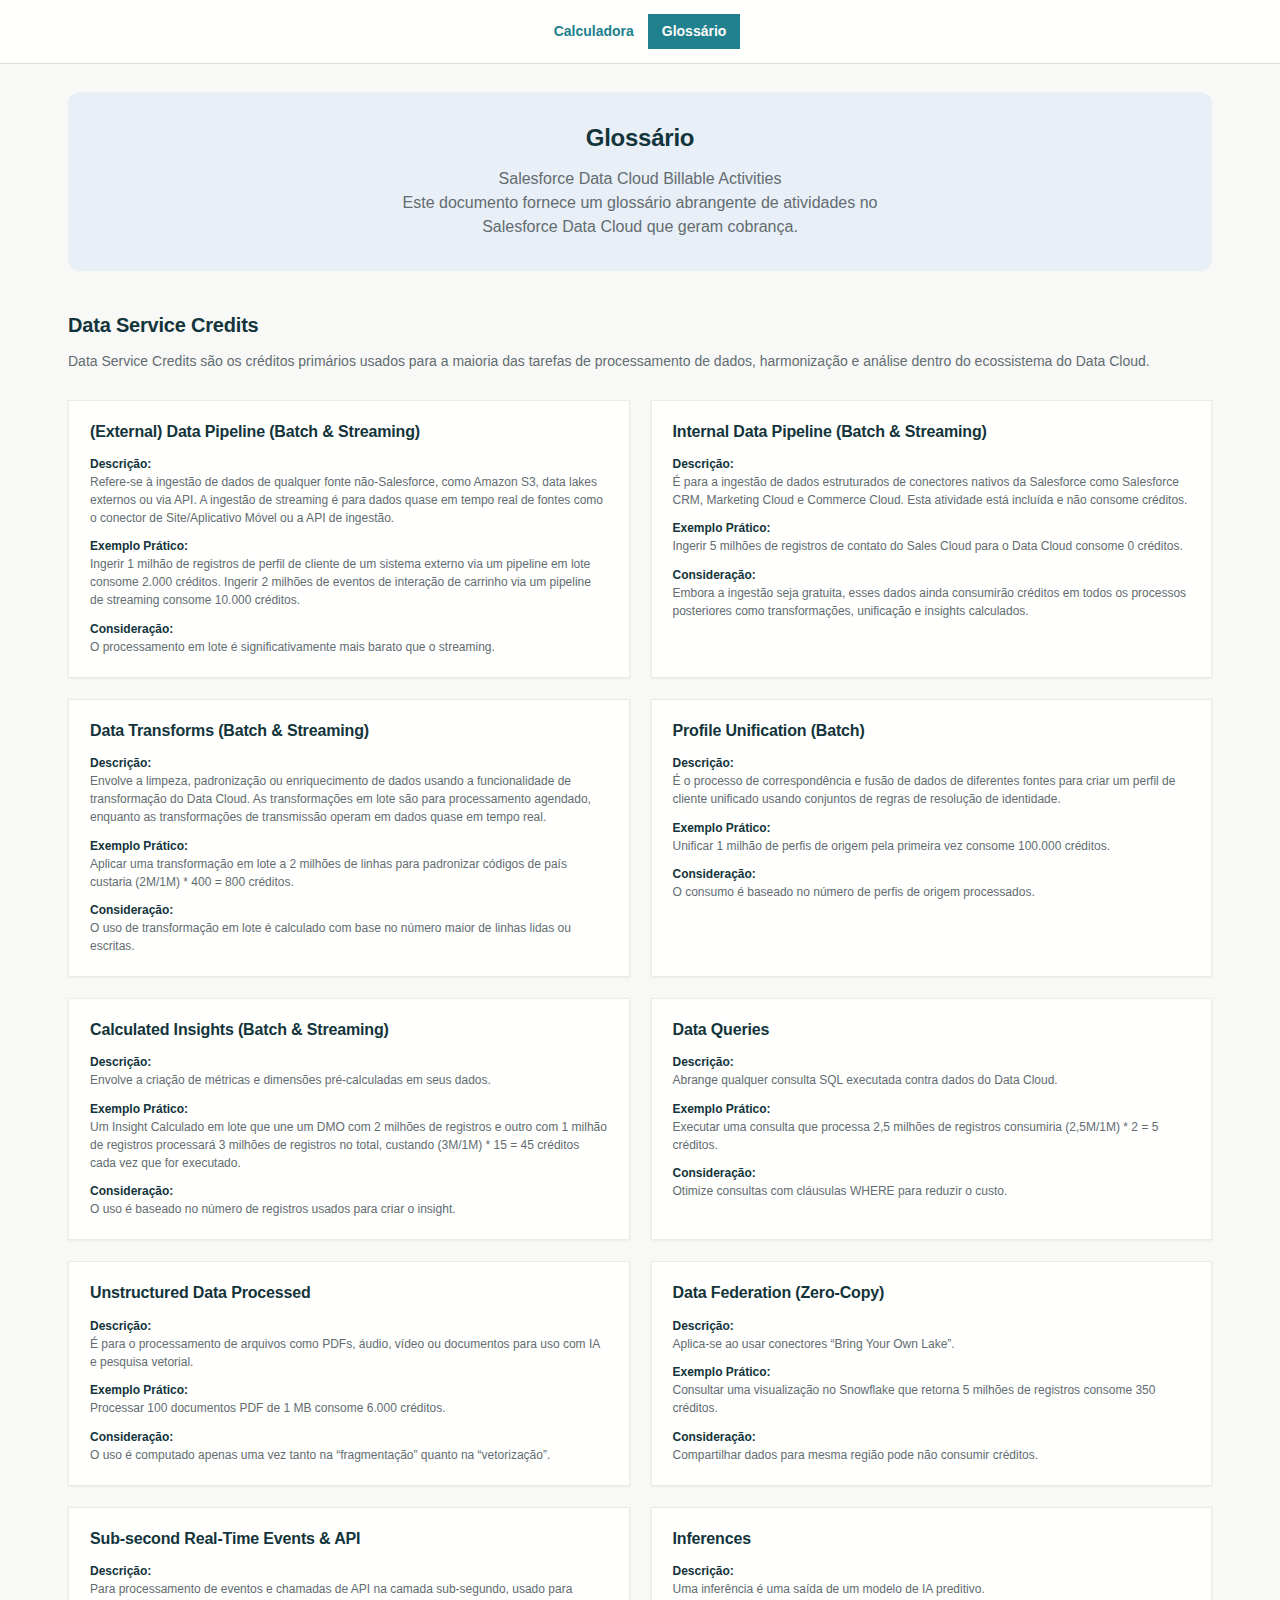
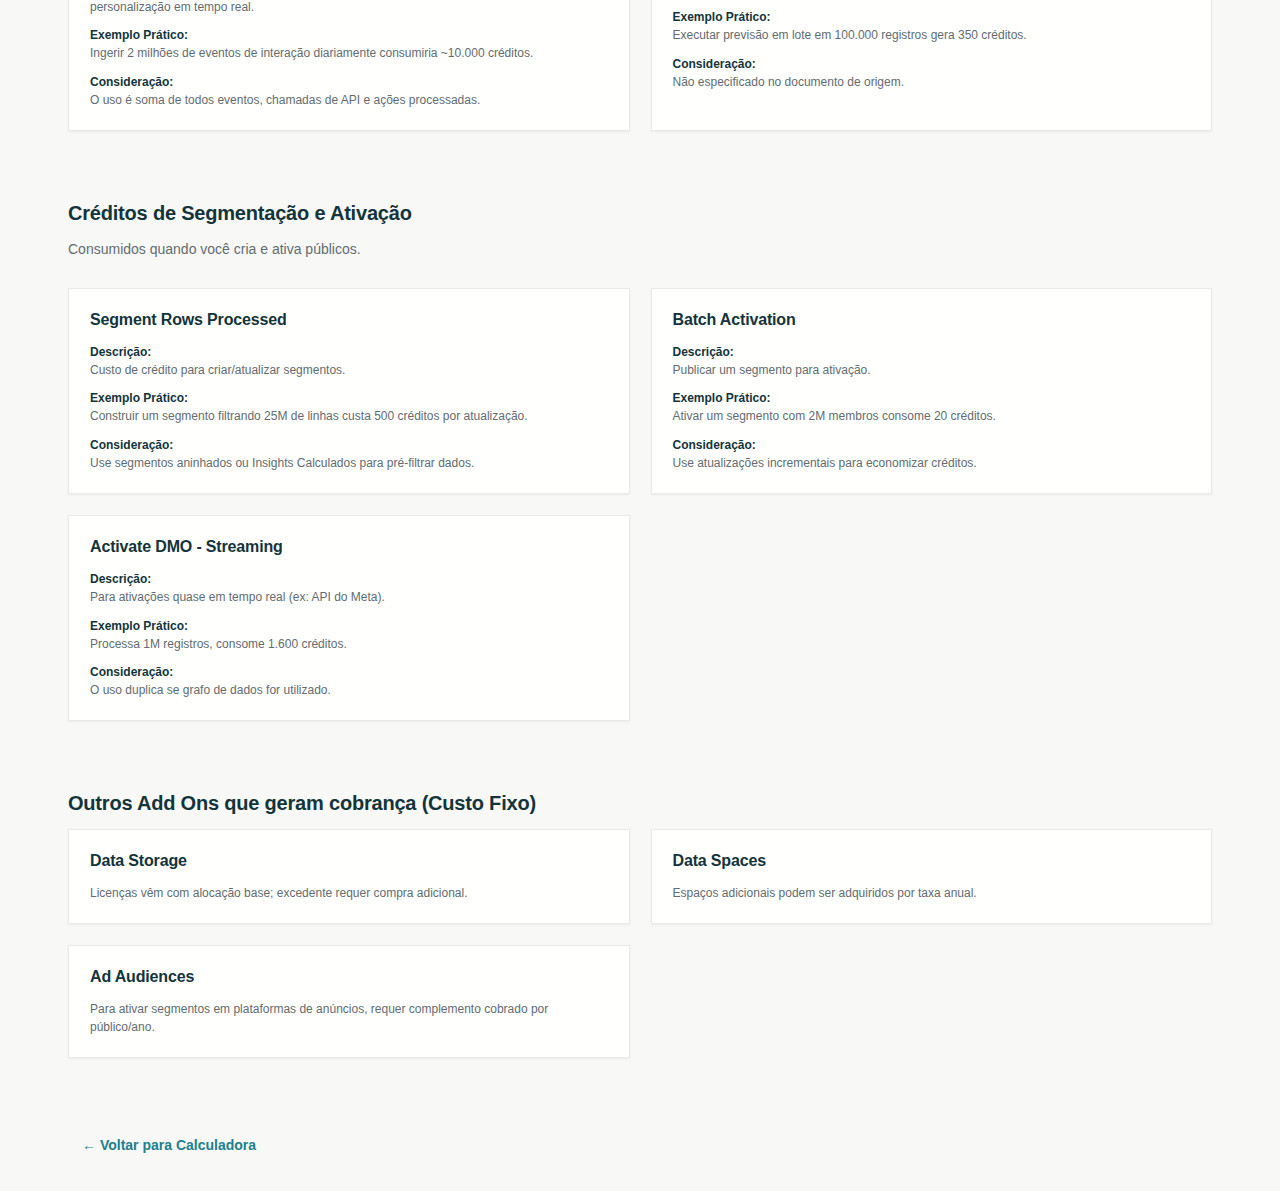
<file: glossario.html>
<!DOCTYPE html>
<html lang="pt">
<head>
    <meta charset="UTF-8">
    <meta name="viewport" content="width=device-width, initial-scale=1.0">
    <title>Glossário | Salesforce Data Cloud</title>
    <link rel="stylesheet" href="style.css?v=3">
</head>
<body>
    <nav class="navbar">
        <a href="index.html" class="nav-link">Calculadora</a>
        <a href="glossario.html" class="nav-link active">Glossário</a>
    </nav>
    <div class="container">
        <header class="header">
            <h1>Glossário</h1>
            <p class="header-subtitle">
                Salesforce Data Cloud Billable Activities<br>
                Este documento fornece um glossário abrangente de atividades no Salesforce Data Cloud que geram cobrança.
            </p>
        </header>
        <main class="glossary-main">
            <div class="glossary-section">
                <h2 class="section-title">Data Service Credits</h2>
                <p class="section-description">
                    Data Service Credits são os créditos primários usados para a maioria das tarefas de processamento de dados, harmonização e análise dentro do ecossistema do Data Cloud.
                </p>
                <div class="glossary-grid">
                    <div class="glossary-card">
                        <h3 class="card-title">(External) Data Pipeline (Batch & Streaming)</h3>
                        <div class="card-content">
                            <p><strong>Descrição:</strong><br>
                            Refere-se à ingestão de dados de qualquer fonte não-Salesforce, como Amazon S3, data lakes externos ou via API. A ingestão de streaming é para dados quase em tempo real de fontes como o conector de Site/Aplicativo Móvel ou a API de ingestão.</p>
                            <p><strong>Exemplo Prático:</strong><br>
                            Ingerir 1 milhão de registros de perfil de cliente de um sistema externo via um pipeline em lote consome 2.000 créditos. Ingerir 2 milhões de eventos de interação de carrinho via um pipeline de streaming consome 10.000 créditos.</p>
                            <p><strong>Consideração:</strong><br>
                            O processamento em lote é significativamente mais barato que o streaming.</p>
                        </div>
                    </div>
                    <div class="glossary-card">
                        <h3 class="card-title">Internal Data Pipeline (Batch & Streaming)</h3>
                        <div class="card-content">
                            <p><strong>Descrição:</strong><br>
                            É para a ingestão de dados estruturados de conectores nativos da Salesforce como Salesforce CRM, Marketing Cloud e Commerce Cloud. Esta atividade está incluída e não consome créditos.</p>
                            <p><strong>Exemplo Prático:</strong><br>
                            Ingerir 5 milhões de registros de contato do Sales Cloud para o Data Cloud consome 0 créditos.</p>
                            <p><strong>Consideração:</strong><br>
                            Embora a ingestão seja gratuita, esses dados ainda consumirão créditos em todos os processos posteriores como transformações, unificação e insights calculados.</p>
                        </div>
                    </div>
                    <div class="glossary-card">
                        <h3 class="card-title">Data Transforms (Batch & Streaming)</h3>
                        <div class="card-content">
                            <p><strong>Descrição:</strong><br>
                            Envolve a limpeza, padronização ou enriquecimento de dados usando a funcionalidade de transformação do Data Cloud. As transformações em lote são para processamento agendado, enquanto as transformações de transmissão operam em dados quase em tempo real.</p>
                            <p><strong>Exemplo Prático:</strong><br>
                            Aplicar uma transformação em lote a 2 milhões de linhas para padronizar códigos de país custaria (2M/1M) * 400 = 800 créditos.</p>
                            <p><strong>Consideração:</strong><br>
                            O uso de transformação em lote é calculado com base no número maior de linhas lidas ou escritas.</p>
                        </div>
                    </div>
                    <div class="glossary-card">
                        <h3 class="card-title">Profile Unification (Batch)</h3>
                        <div class="card-content">
                            <p><strong>Descrição:</strong><br>
                            É o processo de correspondência e fusão de dados de diferentes fontes para criar um perfil de cliente unificado usando conjuntos de regras de resolução de identidade.</p>
                            <p><strong>Exemplo Prático:</strong><br>
                            Unificar 1 milhão de perfis de origem pela primeira vez consome 100.000 créditos.</p>
                            <p><strong>Consideração:</strong><br>
                            O consumo é baseado no número de perfis de origem processados.</p>
                        </div>
                    </div>
                    <div class="glossary-card">
                        <h3 class="card-title">Calculated Insights (Batch & Streaming)</h3>
                        <div class="card-content">
                            <p><strong>Descrição:</strong><br>
                            Envolve a criação de métricas e dimensões pré-calculadas em seus dados.</p>
                            <p><strong>Exemplo Prático:</strong><br>
                            Um Insight Calculado em lote que une um DMO com 2 milhões de registros e outro com 1 milhão de registros processará 3 milhões de registros no total, custando (3M/1M) * 15 = 45 créditos cada vez que for executado.</p>
                            <p><strong>Consideração:</strong><br>
                            O uso é baseado no número de registros usados para criar o insight.</p>
                        </div>
                    </div>
                    <div class="glossary-card">
                        <h3 class="card-title">Data Queries</h3>
                        <div class="card-content">
                            <p><strong>Descrição:</strong><br>
                            Abrange qualquer consulta SQL executada contra dados do Data Cloud.</p>
                            <p><strong>Exemplo Prático:</strong><br>
                            Executar uma consulta que processa 2,5 milhões de registros consumiria (2,5M/1M) * 2 = 5 créditos.</p>
                            <p><strong>Consideração:</strong><br>
                            Otimize consultas com cláusulas WHERE para reduzir o custo.</p>
                        </div>
                    </div>
                    <div class="glossary-card">
                        <h3 class="card-title">Unstructured Data Processed</h3>
                        <div class="card-content">
                            <p><strong>Descrição:</strong><br>
                            É para o processamento de arquivos como PDFs, áudio, vídeo ou documentos para uso com IA e pesquisa vetorial.</p>
                            <p><strong>Exemplo Prático:</strong><br>
                            Processar 100 documentos PDF de 1 MB consome 6.000 créditos.</p>
                            <p><strong>Consideração:</strong><br>
                            O uso é computado apenas uma vez tanto na “fragmentação” quanto na “vetorização”.</p>
                        </div>
                    </div>
                    <div class="glossary-card">
                        <h3 class="card-title">Data Federation (Zero-Copy)</h3>
                        <div class="card-content">
                            <p><strong>Descrição:</strong><br>
                            Aplica-se ao usar conectores “Bring Your Own Lake”.</p>
                            <p><strong>Exemplo Prático:</strong><br>
                            Consultar uma visualização no Snowflake que retorna 5 milhões de registros consome 350 créditos.</p>
                            <p><strong>Consideração:</strong><br>
                            Compartilhar dados para mesma região pode não consumir créditos.</p>
                        </div>
                    </div>
                    <div class="glossary-card">
                        <h3 class="card-title">Sub-second Real-Time Events & API</h3>
                        <div class="card-content">
                            <p><strong>Descrição:</strong><br>
                            Para processamento de eventos e chamadas de API na camada sub-segundo, usado para personalização em tempo real.</p>
                            <p><strong>Exemplo Prático:</strong><br>
                            Ingerir 2 milhões de eventos de interação diariamente consumiria ~10.000 créditos.</p>
                            <p><strong>Consideração:</strong><br>
                            O uso é soma de todos eventos, chamadas de API e ações processadas.</p>
                        </div>
                    </div>
                    <div class="glossary-card">
                        <h3 class="card-title">Inferences</h3>
                        <div class="card-content">
                            <p><strong>Descrição:</strong><br>
                            Uma inferência é uma saída de um modelo de IA preditivo.</p>
                            <p><strong>Exemplo Prático:</strong><br>
                            Executar previsão em lote em 100.000 registros gera 350 créditos.</p>
                            <p><strong>Consideração:</strong><br>
                            Não especificado no documento de origem.</p>
                        </div>
                    </div>
                </div>
            </div>
            <div class="glossary-section">
                <h2 class="section-title">Créditos de Segmentação e Ativação</h2>
                <p class="section-description">
                    Consumidos quando você cria e ativa públicos.
                </p>
                <div class="glossary-grid">
                    <div class="glossary-card">
                        <h3 class="card-title">Segment Rows Processed</h3>
                        <div class="card-content">
                            <p><strong>Descrição:</strong><br>
                            Custo de crédito para criar/atualizar segmentos.</p>
                            <p><strong>Exemplo Prático:</strong><br>
                            Construir um segmento filtrando 25M de linhas custa 500 créditos por atualização.</p>
                            <p><strong>Consideração:</strong><br>
                            Use segmentos aninhados ou Insights Calculados para pré-filtrar dados.</p>
                        </div>
                    </div>
                    <div class="glossary-card">
                        <h3 class="card-title">Batch Activation</h3>
                        <div class="card-content">
                            <p><strong>Descrição:</strong><br>
                            Publicar um segmento para ativação.</p>
                            <p><strong>Exemplo Prático:</strong><br>
                            Ativar um segmento com 2M membros consome 20 créditos.</p>
                            <p><strong>Consideração:</strong><br>
                            Use atualizações incrementais para economizar créditos.</p>
                        </div>
                    </div>
                    <div class="glossary-card">
                        <h3 class="card-title">Activate DMO - Streaming</h3>
                        <div class="card-content">
                            <p><strong>Descrição:</strong><br>
                            Para ativações quase em tempo real (ex: API do Meta).</p>
                            <p><strong>Exemplo Prático:</strong><br>
                            Processa 1M registros, consome 1.600 créditos.</p>
                            <p><strong>Consideração:</strong><br>
                            O uso duplica se grafo de dados for utilizado.</p>
                        </div>
                    </div>
                </div>
            </div>
            <div class="glossary-section">
                <h2 class="section-title">Outros Add Ons que geram cobrança (Custo Fixo)</h2>
                <div class="glossary-grid">
                    <div class="glossary-card">
                        <h3 class="card-title">Data Storage</h3>
                        <div class="card-content">
                            <p>Licenças vêm com alocação base; excedente requer compra adicional.</p>
                        </div>
                    </div>
                    <div class="glossary-card">
                        <h3 class="card-title">Data Spaces</h3>
                        <div class="card-content">
                            <p>Espaços adicionais podem ser adquiridos por taxa anual.</p>
                        </div>
                    </div>
                    <div class="glossary-card">
                        <h3 class="card-title">Ad Audiences</h3>
                        <div class="card-content">
                            <p>Para ativar segmentos em plataformas de anúncios, requer complemento cobrado por público/ano.</p>
                        </div>
                    </div>
                </div>
            </div>
            <a href="index.html" class="nav-link">← Voltar para Calculadora</a>
        </main>
    </div>
</body>
</html>
</file>
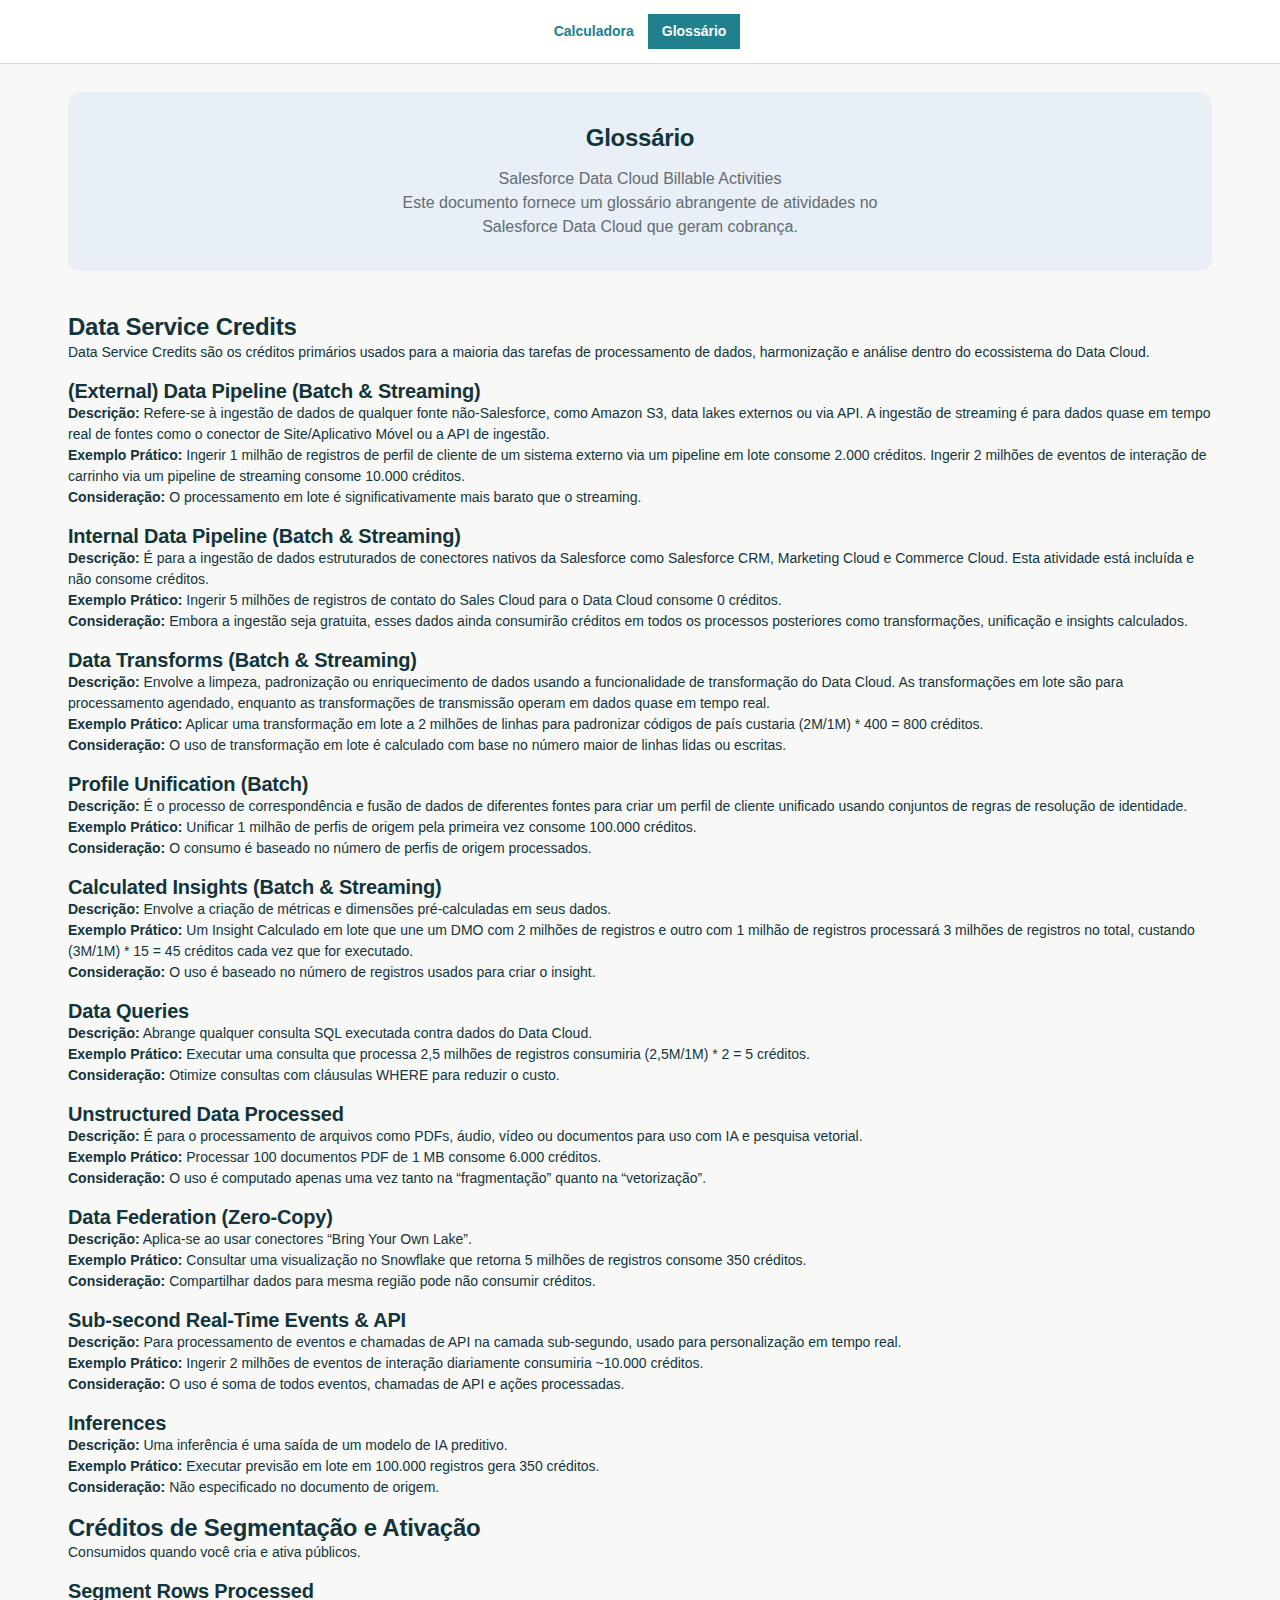
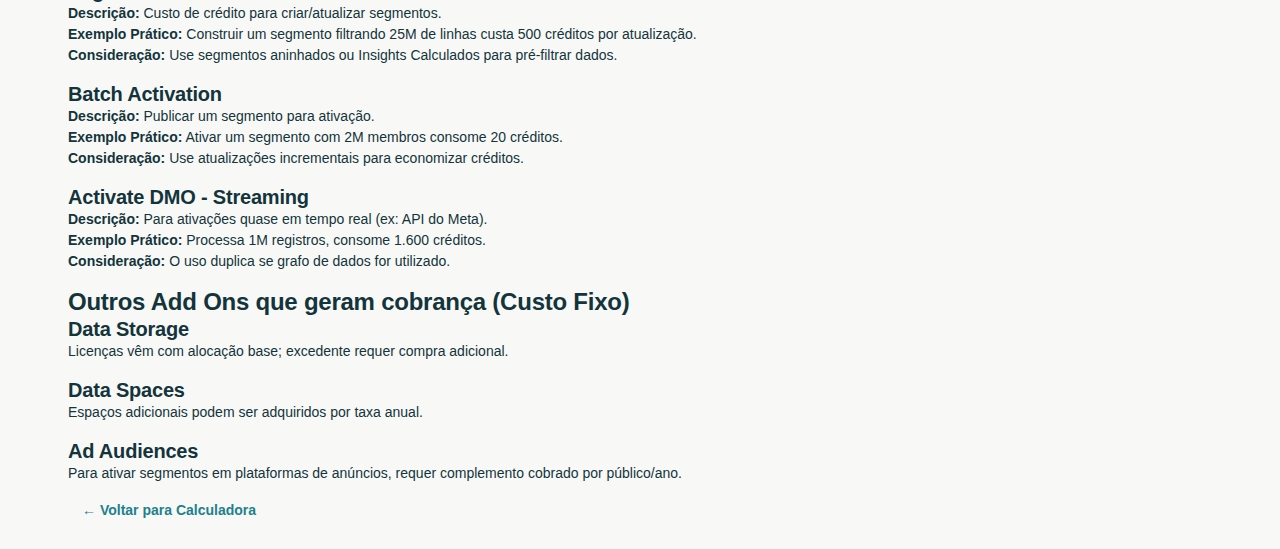
<file: glossatio.html>
<!DOCTYPE html>
<html lang="pt">
<head>
    <meta charset="UTF-8">
    <meta name="viewport" content="width=device-width, initial-scale=1.0">
    <title>Glossário | Salesforce Data Cloud</title>
    <link rel="stylesheet" href="style.css">
</head>
<body>
    <nav class="navbar">
        <a href="index.html" class="nav-link">Calculadora</a>
        <a href="glossario.html" class="nav-link active">Glossário</a>
    </nav>
    <div class="container">
        <header class="header">
            <h1>Glossário</h1>
            <p class="header-subtitle">
                Salesforce Data Cloud Billable Activities<br>
                Este documento fornece um glossário abrangente de atividades no Salesforce Data Cloud que geram cobrança.
            </p>
        </header>
        <main>
            <h2>Data Service Credits</h2>
            <p>
                Data Service Credits são os créditos primários usados para a maioria das tarefas de processamento de dados, harmonização e análise dentro do ecossistema do Data Cloud.
            </p>
            <h3>(External) Data Pipeline (Batch & Streaming)</h3>
            <p>
                <strong>Descrição:</strong>
                Refere-se à ingestão de dados de qualquer fonte não-Salesforce, como Amazon S3, data lakes externos ou via API. A ingestão de streaming é para dados quase em tempo real de fontes como o conector de Site/Aplicativo Móvel ou a API de ingestão.<br>
                <strong>Exemplo Prático:</strong>
                Ingerir 1 milhão de registros de perfil de cliente de um sistema externo via um pipeline em lote consome 2.000 créditos. Ingerir 2 milhões de eventos de interação de carrinho via um pipeline de streaming consome 10.000 créditos.<br>
                <strong>Consideração:</strong>
                O processamento em lote é significativamente mais barato que o streaming.
            </p>
            <h3>Internal Data Pipeline (Batch & Streaming)</h3>
            <p>
                <strong>Descrição:</strong>
                É para a ingestão de dados estruturados de conectores nativos da Salesforce como Salesforce CRM, Marketing Cloud e Commerce Cloud. Esta atividade está incluída e não consome créditos.<br>
                <strong>Exemplo Prático:</strong>
                Ingerir 5 milhões de registros de contato do Sales Cloud para o Data Cloud consome 0 créditos.<br>
                <strong>Consideração:</strong>
                Embora a ingestão seja gratuita, esses dados ainda consumirão créditos em todos os processos posteriores como transformações, unificação e insights calculados.
            </p>
            <h3>Data Transforms (Batch & Streaming)</h3>
            <p>
                <strong>Descrição:</strong>
                Envolve a limpeza, padronização ou enriquecimento de dados usando a funcionalidade de transformação do Data Cloud. As transformações em lote são para processamento agendado, enquanto as transformações de transmissão operam em dados quase em tempo real.<br>
                <strong>Exemplo Prático:</strong>
                Aplicar uma transformação em lote a 2 milhões de linhas para padronizar códigos de país custaria (2M/1M) * 400 = 800 créditos.<br>
                <strong>Consideração:</strong>
                O uso de transformação em lote é calculado com base no número maior de linhas lidas ou escritas.
            </p>
            <h3>Profile Unification (Batch)</h3>
            <p>
                <strong>Descrição:</strong>
                É o processo de correspondência e fusão de dados de diferentes fontes para criar um perfil de cliente unificado usando conjuntos de regras de resolução de identidade.<br>
                <strong>Exemplo Prático:</strong>
                Unificar 1 milhão de perfis de origem pela primeira vez consome 100.000 créditos.<br>
                <strong>Consideração:</strong>
                O consumo é baseado no número de perfis de origem processados.
            </p>
            <h3>Calculated Insights (Batch & Streaming)</h3>
            <p>
                <strong>Descrição:</strong>
                Envolve a criação de métricas e dimensões pré-calculadas em seus dados.<br>
                <strong>Exemplo Prático:</strong>
                Um Insight Calculado em lote que une um DMO com 2 milhões de registros e outro com 1 milhão de registros processará 3 milhões de registros no total, custando (3M/1M) * 15 = 45 créditos cada vez que for executado.<br>
                <strong>Consideração:</strong>
                O uso é baseado no número de registros usados para criar o insight.
            </p>
            <h3>Data Queries</h3>
            <p>
                <strong>Descrição:</strong>
                Abrange qualquer consulta SQL executada contra dados do Data Cloud.<br>
                <strong>Exemplo Prático:</strong>
                Executar uma consulta que processa 2,5 milhões de registros consumiria (2,5M/1M) * 2 = 5 créditos.<br>
                <strong>Consideração:</strong>
                Otimize consultas com cláusulas WHERE para reduzir o custo.
            </p>
            <h3>Unstructured Data Processed</h3>
            <p>
                <strong>Descrição:</strong>
                É para o processamento de arquivos como PDFs, áudio, vídeo ou documentos para uso com IA e pesquisa vetorial.<br>
                <strong>Exemplo Prático:</strong>
                Processar 100 documentos PDF de 1 MB consome 6.000 créditos.<br>
                <strong>Consideração:</strong>
                O uso é computado apenas uma vez tanto na “fragmentação” quanto na “vetorização”.
            </p>
            <h3>Data Federation (Zero-Copy)</h3>
            <p>
                <strong>Descrição:</strong>
                Aplica-se ao usar conectores “Bring Your Own Lake”.<br>
                <strong>Exemplo Prático:</strong>
                Consultar uma visualização no Snowflake que retorna 5 milhões de registros consome 350 créditos.<br>
                <strong>Consideração:</strong>
                Compartilhar dados para mesma região pode não consumir créditos.
            </p>
            <h3>Sub-second Real-Time Events & API</h3>
            <p>
                <strong>Descrição:</strong>
                Para processamento de eventos e chamadas de API na camada sub-segundo, usado para personalização em tempo real.<br>
                <strong>Exemplo Prático:</strong>
                Ingerir 2 milhões de eventos de interação diariamente consumiria ~10.000 créditos.<br>
                <strong>Consideração:</strong>
                O uso é soma de todos eventos, chamadas de API e ações processadas.
            </p>
            <h3>Inferences</h3>
            <p>
                <strong>Descrição:</strong>
                Uma inferência é uma saída de um modelo de IA preditivo.<br>
                <strong>Exemplo Prático:</strong>
                Executar previsão em lote em 100.000 registros gera 350 créditos.<br>
                <strong>Consideração:</strong>
                Não especificado no documento de origem.
            </p>
            <h2>Créditos de Segmentação e Ativação</h2>
            <p>
                Consumidos quando você cria e ativa públicos.
            </p>
            <h3>Segment Rows Processed</h3>
            <p>
                <strong>Descrição:</strong>
                Custo de crédito para criar/atualizar segmentos.<br>
                <strong>Exemplo Prático:</strong>
                Construir um segmento filtrando 25M de linhas custa 500 créditos por atualização.<br>
                <strong>Consideração:</strong>
                Use segmentos aninhados ou Insights Calculados para pré-filtrar dados.
            </p>
            <h3>Batch Activation</h3>
            <p>
                <strong>Descrição:</strong>
                Publicar um segmento para ativação.<br>
                <strong>Exemplo Prático:</strong>
                Ativar um segmento com 2M membros consome 20 créditos.<br>
                <strong>Consideração:</strong>
                Use atualizações incrementais para economizar créditos.
            </p>
            <h3>Activate DMO - Streaming</h3>
            <p>
                <strong>Descrição:</strong>
                Para ativações quase em tempo real (ex: API do Meta).<br>
                <strong>Exemplo Prático:</strong>
                Processa 1M registros, consome 1.600 créditos.<br>
                <strong>Consideração:</strong>
                O uso duplica se grafo de dados for utilizado.
            </p>
            <h2>Outros Add Ons que geram cobrança (Custo Fixo)</h2>
            <h3>Data Storage</h3>
            <p>
                Licenças vêm com alocação base; excedente requer compra adicional.
            </p>
            <h3>Data Spaces</h3>
            <p>
                Espaços adicionais podem ser adquiridos por taxa anual.
            </p>
            <h3>Ad Audiences</h3>
            <p>
                Para ativar segmentos em plataformas de anúncios, requer complemento cobrado por público/ano.
            </p>
            <a href="index.html" class="nav-link">← Voltar para Calculadora</a>
        </main>
    </div>
</body>
</html>
</file>
<file: style.css>
:root {
  /* Primitive Color Tokens */
  --color-white: rgba(255, 255, 255, 1);
  --color-black: rgba(0, 0, 0, 1);
  --color-cream-50: rgba(252, 252, 249, 1);
  --color-cream-100: rgba(255, 255, 253, 1);
  --color-gray-200: rgba(245, 245, 245, 1);
  --color-gray-300: rgba(167, 169, 169, 1);
  --color-gray-400: rgba(119, 124, 124, 1);
  --color-slate-500: rgba(98, 108, 113, 1);
  --color-brown-600: rgba(94, 82, 64, 1);
  --color-charcoal-700: rgba(31, 33, 33, 1);
  --color-charcoal-800: rgba(38, 40, 40, 1);
  --color-slate-900: rgba(19, 52, 59, 1);
  --color-teal-300: rgba(50, 184, 198, 1);
  --color-teal-400: rgba(45, 166, 178, 1);
  --color-teal-500: rgba(33, 128, 141, 1);
  --color-teal-600: rgba(29, 116, 128, 1);
  --color-teal-700: rgba(26, 104, 115, 1);
  --color-teal-800: rgba(41, 150, 161, 1);
  --color-red-400: rgba(255, 84, 89, 1);
  --color-red-500: rgba(192, 21, 47, 1);
  --color-orange-400: rgba(230, 129, 97, 1);
  --color-orange-500: rgba(168, 75, 47, 1);

  /* RGB versions for opacity control */
  --color-brown-600-rgb: 94, 82, 64;
  --color-teal-500-rgb: 33, 128, 141;
  --color-slate-900-rgb: 19, 52, 59;
  --color-slate-500-rgb: 98, 108, 113;
  --color-red-500-rgb: 192, 21, 47;
  --color-red-400-rgb: 255, 84, 89;
  --color-orange-500-rgb: 168, 75, 47;
  --color-orange-400-rgb: 230, 129, 97;

  /* Background color tokens (Light Mode) */
  --color-bg-1: rgba(59, 130, 246, 0.08); /* Light blue */
  --color-bg-2: rgba(245, 158, 11, 0.08); /* Light yellow */
  --color-bg-3: rgba(34, 197, 94, 0.08); /* Light green */
  --color-bg-4: rgba(239, 68, 68, 0.08); /* Light red */
  --color-bg-5: rgba(147, 51, 234, 0.08); /* Light purple */
  --color-bg-6: rgba(249, 115, 22, 0.08); /* Light orange */
  --color-bg-7: rgba(236, 72, 153, 0.08); /* Light pink */
  --color-bg-8: rgba(6, 182, 212, 0.08); /* Light cyan */

  /* Semantic Color Tokens (Light Mode) */
  --color-background: var(--color-cream-50);
  --color-surface: var(--color-cream-100);
  --color-text: var(--color-slate-900);
  --color-text-secondary: var(--color-slate-500);
  --color-primary: var(--color-teal-500);
  --color-primary-hover: var(--color-teal-600);
  --color-primary-active: var(--color-teal-700);
  --color-secondary: rgba(var(--color-brown-600-rgb), 0.12);
  --color-secondary-hover: rgba(var(--color-brown-600-rgb), 0.2);
  --color-secondary-active: rgba(var(--color-brown-600-rgb), 0.25);
  --color-border: rgba(var(--color-brown-600-rgb), 0.2);
  --color-btn-primary-text: var(--color-cream-50);
  --color-card-border: rgba(var(--color-brown-600-rgb), 0.12);
  --color-card-border-inner: rgba(var(--color-brown-600-rgb), 0.12);
  --color-error: var(--color-red-500);
  --color-success: var(--color-teal-500);
  --color-warning: var(--color-orange-500);
  --color-info: var(--color-slate-500);
  --color-focus-ring: rgba(var(--color-teal-500-rgb), 0.4);
  --color-select-caret: rgba(var(--color-slate-900-rgb), 0.8);

  /* Common style patterns */
  --focus-ring: 0 0 0 3px var(--color-focus-ring);
  --focus-outline: 2px solid var(--color-primary);
  --status-bg-opacity: 0.15;
  --status-border-opacity: 0.25;
  --select-caret-light: url("data:image/svg+xml,%3Csvg xmlns='http://www.w3.org/2000/svg' width='16' height='16' viewBox='0 0 24 24' fill='none' stroke='%23134252' stroke-width='2' stroke-linecap='round' stroke-linejoin='round'%3E%3Cpolyline points='6 9 12 15 18 9'%3E%3C/polyline%3E%3C/svg%3E");
  --select-caret-dark: url("data:image/svg+xml,%3Csvg xmlns='http://www.w3.org/2000/svg' width='16' height='16' viewBox='0 0 24 24' fill='none' stroke='%23f5f5f5' stroke-width='2' stroke-linecap='round' stroke-linejoin='round'%3E%3Cpolyline points='6 9 12 15 18 9'%3E%3C/polyline%3E%3C/svg%3E");

  /* RGB versions for opacity control */
  --color-success-rgb: 33, 128, 141;
  --color-error-rgb: 192, 21, 47;
  --color-warning-rgb: 168, 75, 47;
  --color-info-rgb: 98, 108, 113;

  /* Typography */
  --font-family-base: "FKGroteskNeue", "Geist", "Inter", -apple-system,
    BlinkMacSystemFont, "Segoe UI", Roboto, sans-serif;
  --font-family-mono: "Berkeley Mono", ui-monospace, SFMono-Regular, Menlo,
    Monaco, Consolas, monospace;
  --font-size-xs: 11px;
  --font-size-sm: 12px;
  --font-size-base: 14px;
  --font-size-md: 14px;
  --font-size-lg: 16px;
  --font-size-xl: 18px;
  --font-size-2xl: 20px;
  --font-size-3xl: 24px;
  --font-size-4xl: 30px;
  --font-weight-normal: 400;
  --font-weight-medium: 500;
  --font-weight-semibold: 550;
  --font-weight-bold: 600;
  --line-height-tight: 1.2;
  --line-height-normal: 1.5;
  --letter-spacing-tight: -0.01em;

  /* Spacing */
  --space-0: 0;
  --space-1: 1px;
  --space-2: 2px;
  --space-4: 4px;
  --space-6: 6px;
  --space-8: 8px;
  --space-10: 10px;
  --space-12: 12px;
  --space-16: 16px;
  --space-20: 20px;
  --space-24: 24px;
  --space-32: 32px;

  /* Border Radius */
  --radius-sm: 6px;
  --radius-base: 8px;
  --radius-md: 10px;
  --radius-lg: 12px;
  --radius-full: 9999px;

  /* Shadows */
  --shadow-xs: 0 1px 2px rgba(0, 0, 0, 0.02);
  --shadow-sm: 0 1px 3px rgba(0, 0, 0, 0.04), 0 1px 2px rgba(0, 0, 0, 0.02);
  --shadow-md: 0 4px 6px -1px rgba(0, 0, 0, 0.04),
    0 2px 4px -1px rgba(0, 0, 0, 0.02);
  --shadow-lg: 0 10px 15px -3px rgba(0, 0, 0, 0.04),
    0 4px 6px -2px rgba(0, 0, 0, 0.02);
  --shadow-inset-sm: inset 0 1px 0 rgba(255, 255, 255, 0.15),
    inset 0 -1px 0 rgba(0, 0, 0, 0.03);

  /* Animation */
  --duration-fast: 150ms;
  --duration-normal: 250ms;
  --ease-standard: cubic-bezier(0.16, 1, 0.3, 1);

  /* Layout */
  --container-sm: 640px;
  --container-md: 768px;
  --container-lg: 1024px;
  --container-xl: 1280px;
}

/* Dark mode colors */
@media (prefers-color-scheme: dark) {
  :root {
    /* RGB versions for opacity control (Dark Mode) */
    --color-gray-400-rgb: 119, 124, 124;
    --color-teal-300-rgb: 50, 184, 198;
    --color-gray-300-rgb: 167, 169, 169;
    --color-gray-200-rgb: 245, 245, 245;

    /* Background color tokens (Dark Mode) */
    --color-bg-1: rgba(29, 78, 216, 0.15); /* Dark blue */
    --color-bg-2: rgba(180, 83, 9, 0.15); /* Dark yellow */
    --color-bg-3: rgba(21, 128, 61, 0.15); /* Dark green */
    --color-bg-4: rgba(185, 28, 28, 0.15); /* Dark red */
    --color-bg-5: rgba(107, 33, 168, 0.15); /* Dark purple */
    --color-bg-6: rgba(194, 65, 12, 0.15); /* Dark orange */
    --color-bg-7: rgba(190, 24, 93, 0.15); /* Dark pink */
    --color-bg-8: rgba(8, 145, 178, 0.15); /* Dark cyan */
    
    /* Semantic Color Tokens (Dark Mode) */
    --color-background: var(--color-charcoal-700);
    --color-surface: var(--color-charcoal-800);
    --color-text: var(--color-gray-200);
    --color-text-secondary: rgba(var(--color-gray-300-rgb), 0.7);
    --color-primary: var(--color-teal-300);
    --color-primary-hover: var(--color-teal-400);
    --color-primary-active: var(--color-teal-800);
    --color-secondary: rgba(var(--color-gray-400-rgb), 0.15);
    --color-secondary-hover: rgba(var(--color-gray-400-rgb), 0.25);
    --color-secondary-active: rgba(var(--color-gray-400-rgb), 0.3);
    --color-border: rgba(var(--color-gray-400-rgb), 0.3);
    --color-error: var(--color-red-400);
    --color-success: var(--color-teal-300);
    --color-warning: var(--color-orange-400);
    --color-info: var(--color-gray-300);
    --color-focus-ring: rgba(var(--color-teal-300-rgb), 0.4);
    --color-btn-primary-text: var(--color-slate-900);
    --color-card-border: rgba(var(--color-gray-400-rgb), 0.2);
    --color-card-border-inner: rgba(var(--color-gray-400-rgb), 0.15);
    --shadow-inset-sm: inset 0 1px 0 rgba(255, 255, 255, 0.1),
      inset 0 -1px 0 rgba(0, 0, 0, 0.15);
    --button-border-secondary: rgba(var(--color-gray-400-rgb), 0.2);
    --color-border-secondary: rgba(var(--color-gray-400-rgb), 0.2);
    --color-select-caret: rgba(var(--color-gray-200-rgb), 0.8);

    /* Common style patterns - updated for dark mode */
    --focus-ring: 0 0 0 3px var(--color-focus-ring);
    --focus-outline: 2px solid var(--color-primary);
    --status-bg-opacity: 0.15;
    --status-border-opacity: 0.25;
    --select-caret-light: url("data:image/svg+xml,%3Csvg xmlns='http://www.w3.org/2000/svg' width='16' height='16' viewBox='0 0 24 24' fill='none' stroke='%23134252' stroke-width='2' stroke-linecap='round' stroke-linejoin='round'%3E%3Cpolyline points='6 9 12 15 18 9'%3E%3C/polyline%3E%3C/svg%3E");
    --select-caret-dark: url("data:image/svg+xml,%3Csvg xmlns='http://www.w3.org/2000/svg' width='16' height='16' viewBox='0 0 24 24' fill='none' stroke='%23f5f5f5' stroke-width='2' stroke-linecap='round' stroke-linejoin='round'%3E%3Cpolyline points='6 9 12 15 18 9'%3E%3C/polyline%3E%3C/svg%3E");

    /* RGB versions for dark mode */
    --color-success-rgb: var(--color-teal-300-rgb);
    --color-error-rgb: var(--color-red-400-rgb);
    --color-warning-rgb: var(--color-orange-400-rgb);
    --color-info-rgb: var(--color-gray-300-rgb);
  }
}

/* Data attribute for manual theme switching */
[data-color-scheme="dark"] {
  /* RGB versions for opacity control (dark mode) */
  --color-gray-400-rgb: 119, 124, 124;
  --color-teal-300-rgb: 50, 184, 198;
  --color-gray-300-rgb: 167, 169, 169;
  --color-gray-200-rgb: 245, 245, 245;

  /* Colorful background palette - Dark Mode */
  --color-bg-1: rgba(29, 78, 216, 0.15); /* Dark blue */
  --color-bg-2: rgba(180, 83, 9, 0.15); /* Dark yellow */
  --color-bg-3: rgba(21, 128, 61, 0.15); /* Dark green */
  --color-bg-4: rgba(185, 28, 28, 0.15); /* Dark red */
  --color-bg-5: rgba(107, 33, 168, 0.15); /* Dark purple */
  --color-bg-6: rgba(194, 65, 12, 0.15); /* Dark orange */
  --color-bg-7: rgba(190, 24, 93, 0.15); /* Dark pink */
  --color-bg-8: rgba(8, 145, 178, 0.15); /* Dark cyan */
  
  /* Semantic Color Tokens (Dark Mode) */
  --color-background: var(--color-charcoal-700);
  --color-surface: var(--color-charcoal-800);
  --color-text: var(--color-gray-200);
  --color-text-secondary: rgba(var(--color-gray-300-rgb), 0.7);
  --color-primary: var(--color-teal-300);
  --color-primary-hover: var(--color-teal-400);
  --color-primary-active: var(--color-teal-800);
  --color-secondary: rgba(var(--color-gray-400-rgb), 0.15);
  --color-secondary-hover: rgba(var(--color-gray-400-rgb), 0.25);
  --color-secondary-active: rgba(var(--color-gray-400-rgb), 0.3);
  --color-border: rgba(var(--color-gray-400-rgb), 0.3);
  --color-error: var(--color-red-400);
  --color-success: var(--color-teal-300);
  --color-warning: var(--color-orange-400);
  --color-info: var(--color-gray-300);
  --color-focus-ring: rgba(var(--color-teal-300-rgb), 0.4);
  --color-btn-primary-text: var(--color-slate-900);
  --color-card-border: rgba(var(--color-gray-400-rgb), 0.15);
  --color-card-border-inner: rgba(var(--color-gray-400-rgb), 0.15);
  --shadow-inset-sm: inset 0 1px 0 rgba(255, 255, 255, 0.1),
    inset 0 -1px 0 rgba(0, 0, 0, 0.15);
  --color-border-secondary: rgba(var(--color-gray-400-rgb), 0.2);
  --color-select-caret: rgba(var(--color-gray-200-rgb), 0.8);

  /* Common style patterns - updated for dark mode */
  --focus-ring: 0 0 0 3px var(--color-focus-ring);
  --focus-outline: 2px solid var(--color-primary);
  --status-bg-opacity: 0.15;
  --status-border-opacity: 0.25;
  --select-caret-light: url("data:image/svg+xml,%3Csvg xmlns='http://www.w3.org/2000/svg' width='16' height='16' viewBox='0 0 24 24' fill='none' stroke='%23134252' stroke-width='2' stroke-linecap='round' stroke-linejoin='round'%3E%3Cpolyline points='6 9 12 15 18 9'%3E%3C/polyline%3E%3C/svg%3E");
  --select-caret-dark: url("data:image/svg+xml,%3Csvg xmlns='http://www.w3.org/2000/svg' width='16' height='16' viewBox='0 0 24 24' fill='none' stroke='%23f5f5f5' stroke-width='2' stroke-linecap='round' stroke-linejoin='round'%3E%3Cpolyline points='6 9 12 15 18 9'%3E%3C/polyline%3E%3C/svg%3E");

  /* RGB versions for dark mode */
  --color-success-rgb: var(--color-teal-300-rgb);
  --color-error-rgb: var(--color-red-400-rgb);
  --color-warning-rgb: var(--color-orange-400-rgb);
  --color-info-rgb: var(--color-gray-300-rgb);
}

[data-color-scheme="light"] {
  /* RGB versions for opacity control (light mode) */
  --color-brown-600-rgb: 94, 82, 64;
  --color-teal-500-rgb: 33, 128, 141;
  --color-slate-900-rgb: 19, 52, 59;
  
  /* Semantic Color Tokens (Light Mode) */
  --color-background: var(--color-cream-50);
  --color-surface: var(--color-cream-100);
  --color-text: var(--color-slate-900);
  --color-text-secondary: var(--color-slate-500);
  --color-primary: var(--color-teal-500);
  --color-primary-hover: var(--color-teal-600);
  --color-primary-active: var(--color-teal-700);
  --color-secondary: rgba(var(--color-brown-600-rgb), 0.12);
  --color-secondary-hover: rgba(var(--color-brown-600-rgb), 0.2);
  --color-secondary-active: rgba(var(--color-brown-600-rgb), 0.25);
  --color-border: rgba(var(--color-brown-600-rgb), 0.2);
  --color-btn-primary-text: var(--color-cream-50);
  --color-card-border: rgba(var(--color-brown-600-rgb), 0.12);
  --color-card-border-inner: rgba(var(--color-brown-600-rgb), 0.12);
  --color-error: var(--color-red-500);
  --color-success: var(--color-teal-500);
  --color-warning: var(--color-orange-500);
  --color-info: var(--color-slate-500);
  --color-focus-ring: rgba(var(--color-teal-500-rgb), 0.4);

  /* RGB versions for light mode */
  --color-success-rgb: var(--color-teal-500-rgb);
  --color-error-rgb: var(--color-red-500-rgb);
  --color-warning-rgb: var(--color-orange-500-rgb);
  --color-info-rgb: var(--color-slate-500-rgb);
}

/* Base styles */
html {
  font-size: var(--font-size-base);
  font-family: var(--font-family-base);
  line-height: var(--line-height-normal);
  color: var(--color-text);
  background-color: var(--color-background);
  -webkit-font-smoothing: antialiased;
  box-sizing: border-box;
}

body {
  margin: 0;
  padding: 0;
}

*,
*::before,
*::after {
  box-sizing: inherit;
}

/* Typography */
h1,
h2,
h3,
h4,
h5,
h6 {
  margin: 0;
  font-weight: var(--font-weight-semibold);
  line-height: var(--line-height-tight);
  color: var(--color-text);
  letter-spacing: var(--letter-spacing-tight);
}

h1 {
  font-size: var(--font-size-4xl);
}
h2 {
  font-size: var(--font-size-3xl);
}
h3 {
  font-size: var(--font-size-2xl);
}
h4 {
  font-size: var(--font-size-xl);
}
h5 {
  font-size: var(--font-size-lg);
}
h6 {
  font-size: var(--font-size-md);
}

p {
  margin: 0 0 var(--space-16) 0;
}

a {
  color: var(--color-primary);
  text-decoration: none;
  transition: color var(--duration-fast) var(--ease-standard);
}

a:hover {
  color: var(--color-primary-hover);
}

code,
pre {
  font-family: var(--font-family-mono);
  font-size: calc(var(--font-size-base) * 0.95);
  background-color: var(--color-secondary);
  border-radius: var(--radius-sm);
}

code {
  padding: var(--space-1) var(--space-4);
}

pre {
  padding: var(--space-16);
  margin: var(--space-16) 0;
  overflow: auto;
  border: 1px solid var(--color-border);
}

pre code {
  background: none;
  padding: 0;
}

/* Buttons */
.btn {
  display: inline-flex;
  align-items: center;
  justify-content: center;
  padding: var(--space-8) var(--space-16);
  border-radius: var(--radius-base);
  font-size: var(--font-size-base);
  font-weight: 500;
  line-height: 1.5;
  cursor: pointer;
  transition: all var(--duration-normal) var(--ease-standard);
  border: none;
  text-decoration: none;
  position: relative;
}

.btn:focus-visible {
  outline: none;
  box-shadow: var(--focus-ring);
}

.btn--primary {
  background: var(--color-primary);
  color: var(--color-btn-primary-text);
}

.btn--primary:hover {
  background: var(--color-primary-hover);
}

.btn--primary:active {
  background: var(--color-primary-active);
}

.btn--secondary {
  background: var(--color-secondary);
  color: var(--color-text);
}

.btn--secondary:hover {
  background: var(--color-secondary-hover);
}

.btn--secondary:active {
  background: var(--color-secondary-active);
}

.btn--outline {
  background: transparent;
  border: 1px solid var(--color-border);
  color: var(--color-text);
}

.btn--outline:hover {
  background: var(--color-secondary);
}

.btn--sm {
  padding: var(--space-4) var(--space-12);
  font-size: var(--font-size-sm);
  border-radius: var(--radius-sm);
}

.btn--lg {
  padding: var(--space-10) var(--space-20);
  font-size: var(--font-size-lg);
  border-radius: var(--radius-md);
}

.btn--full-width {
  width: 100%;
}

.btn:disabled {
  opacity: 0.5;
  cursor: not-allowed;
}

/* Form elements */
.form-control {
  display: block;
  width: 100%;
  padding: var(--space-8) var(--space-12);
  font-size: var(--font-size-md);
  line-height: 1.5;
  color: var(--color-text);
  background-color: var(--color-surface);
  border: 1px solid var(--color-border);
  border-radius: var(--radius-base);
  transition: border-color var(--duration-fast) var(--ease-standard),
    box-shadow var(--duration-fast) var(--ease-standard);
}

/* Remove number input spinners */
input[type="number"]::-webkit-outer-spin-button,
input[type="number"]::-webkit-inner-spin-button {
  -webkit-appearance: none;
  margin: 0;
}

input[type="number"] {
  -moz-appearance: textfield;
  appearance: textfield;
}

textarea.form-control {
  font-family: var(--font-family-base);
  font-size: var(--font-size-base);
}

select.form-control {
  padding: var(--space-8) var(--space-12);
  -webkit-appearance: none;
  -moz-appearance: none;
  appearance: none;
  background-image: var(--select-caret-light);
  background-repeat: no-repeat;
  background-position: right var(--space-12) center;
  background-size: 16px;
  padding-right: var(--space-32);
}

/* Add a dark mode specific caret */
@media (prefers-color-scheme: dark) {
  select.form-control {
    background-image: var(--select-caret-dark);
  }
}

/* Also handle data-color-scheme */
[data-color-scheme="dark"] select.form-control {
  background-image: var(--select-caret-dark);
}

[data-color-scheme="light"] select.form-control {
  background-image: var(--select-caret-light);
}

.form-control:focus {
  border-color: var(--color-primary);
  outline: var(--focus-outline);
}

.form-label {
  display: block;
  margin-bottom: var(--space-8);
  font-weight: var(--font-weight-medium);
  font-size: var(--font-size-sm);
}

.form-group {
  margin-bottom: var(--space-16);
}

/* Card component */
.card {
  background-color: var(--color-surface);
  border-radius: var(--radius-lg);
  border: 1px solid var(--color-card-border);
  box-shadow: var(--shadow-sm);
  overflow: hidden;
  transition: box-shadow var(--duration-normal) var(--ease-standard);
}

.card:hover {
  box-shadow: var(--shadow-md);
}

.card__body {
  padding: var(--space-16);
}

.card__header,
.card__footer {
  padding: var(--space-16);
  border-bottom: 1px solid var(--color-card-border-inner);
}

/* Status indicators - simplified with CSS variables */
.status {
  display: inline-flex;
  align-items: center;
  padding: var(--space-6) var(--space-12);
  border-radius: var(--radius-full);
  font-weight: var(--font-weight-medium);
  font-size: var(--font-size-sm);
}

.status--success {
  background-color: rgba(
    var(--color-success-rgb, 33, 128, 141),
    var(--status-bg-opacity)
  );
  color: var(--color-success);
  border: 1px solid
    rgba(var(--color-success-rgb, 33, 128, 141), var(--status-border-opacity));
}

.status--error {
  background-color: rgba(
    var(--color-error-rgb, 192, 21, 47),
    var(--status-bg-opacity)
  );
  color: var(--color-error);
  border: 1px solid
    rgba(var(--color-error-rgb, 192, 21, 47), var(--status-border-opacity));
}

.status--warning {
  background-color: rgba(
    var(--color-warning-rgb, 168, 75, 47),
    var(--status-bg-opacity)
  );
  color: var(--color-warning);
  border: 1px solid
    rgba(var(--color-warning-rgb, 168, 75, 47), var(--status-border-opacity));
}

.status--info {
  background-color: rgba(
    var(--color-info-rgb, 98, 108, 113),
    var(--status-bg-opacity)
  );
  color: var(--color-info);
  border: 1px solid
    rgba(var(--color-info-rgb, 98, 108, 113), var(--status-border-opacity));
}

/* Container layout */
.container {
  width: 100%;
  margin-right: auto;
  margin-left: auto;
  padding-right: var(--space-16);
  padding-left: var(--space-16);
}

@media (min-width: 640px) {
  .container {
    max-width: var(--container-sm);
  }
}
@media (min-width: 768px) {
  .container {
    max-width: var(--container-md);
  }
}
@media (min-width: 1024px) {
  .container {
    max-width: var(--container-lg);
  }
}
@media (min-width: 1280px) {
  .container {
    max-width: var(--container-xl);
  }
}

/* Utility classes */
.flex {
  display: flex;
}
.flex-col {
  flex-direction: column;
}
.items-center {
  align-items: center;
}
.justify-center {
  justify-content: center;
}
.justify-between {
  justify-content: space-between;
}
.gap-4 {
  gap: var(--space-4);
}
.gap-8 {
  gap: var(--space-8);
}
.gap-16 {
  gap: var(--space-16);
}

.m-0 {
  margin: 0;
}
.mt-8 {
  margin-top: var(--space-8);
}
.mb-8 {
  margin-bottom: var(--space-8);
}
.mx-8 {
  margin-left: var(--space-8);
  margin-right: var(--space-8);
}
.my-8 {
  margin-top: var(--space-8);
  margin-bottom: var(--space-8);
}

.p-0 {
  padding: 0;
}
.py-8 {
  padding-top: var(--space-8);
  padding-bottom: var(--space-8);
}
.px-8 {
  padding-left: var(--space-8);
  padding-right: var(--space-8);
}
.py-16 {
  padding-top: var(--space-16);
  padding-bottom: var(--space-16);
}
.px-16 {
  padding-left: var(--space-16);
  padding-right: var(--space-16);
}

.block {
  display: block;
}
.hidden {
  display: none;
}

/* Accessibility */
.sr-only {
  position: absolute;
  width: 1px;
  height: 1px;
  padding: 0;
  margin: -1px;
  overflow: hidden;
  clip: rect(0, 0, 0, 0);
  white-space: nowrap;
  border-width: 0;
}

:focus-visible {
  outline: var(--focus-outline);
  outline-offset: 2px;
}

/* Dark mode specifics */
[data-color-scheme="dark"] .btn--outline {
  border: 1px solid var(--color-border-secondary);
}

@font-face {
  font-family: 'FKGroteskNeue';
  src: url('https://r2cdn.perplexity.ai/fonts/FKGroteskNeue.woff2')
    format('woff2');
}

/* END PERPLEXITY DESIGN SYSTEM */
/* Additional custom styles for the Salesforce Data Cloud Calculator */

.header {
    text-align: center;
    padding: var(--space-32) 0;
    background: var(--color-bg-1);
    border-radius: var(--radius-lg);
    margin-bottom: var(--space-32);
}

.header h1 {
    color: var(--color-primary);
    margin-bottom: var(--space-16);
    font-size: var(--font-size-4xl);
    font-weight: var(--font-weight-bold);
}

.header-subtitle {
    color: var(--color-text-secondary);
    font-size: var(--font-size-lg);
    max-width: 600px;
    margin: 0 auto;
}

.main-content {
    display: grid;
    grid-template-columns: 1fr 400px;
    gap: var(--space-32);
    align-items: start;
}

@media (max-width: 1200px) {
    .main-content {
        grid-template-columns: 1fr;
        gap: var(--space-24);
    }
}

.calculator-sections {
    display: flex;
    flex-direction: column;
    gap: var(--space-24);
}

.section-card {
    background: var(--color-surface);
    border: 1px solid var(--color-card-border);
    border-radius: var(--radius-lg);
    overflow: hidden;
    box-shadow: var(--shadow-sm);
    transition: box-shadow var(--duration-normal) var(--ease-standard);
}

.section-card:hover {
    box-shadow: var(--shadow-md);
}

.section-header {
    padding: var(--space-20);
    background: var(--color-bg-2);
    cursor: pointer;
    display: flex;
    justify-content: space-between;
    align-items: center;
    transition: background var(--duration-fast) var(--ease-standard);
}

.section-header:hover {
    background: var(--color-bg-3);
}

.section-header h2 {
    margin: 0;
    font-size: var(--font-size-xl);
    color: var(--color-text);
}

.toggle-icon {
    font-size: var(--font-size-lg);
    color: var(--color-primary);
    transition: transform var(--duration-fast) var(--ease-standard);
}

.section-content {
    padding: var(--space-24);
    display: block;
}

.section-content.collapsed {
    display: none;
}

.section-content.collapsed + .section-header .toggle-icon {
    transform: rotate(-90deg);
}

.category-group {
    margin-bottom: var(--space-32);
}

.category-group:last-child {
    margin-bottom: 0;
}

.category-group h3 {
    color: var(--color-primary);
    font-size: var(--font-size-lg);
    margin-bottom: var(--space-16);
    padding-bottom: var(--space-8);
    border-bottom: 2px solid var(--color-primary);
}

.usage-item {
    display: grid;
    grid-template-columns: 1fr auto auto;
    gap: var(--space-16);
    align-items: center;
    padding: var(--space-16);
    background: var(--color-background);
    border: 1px solid var(--color-border);
    border-radius: var(--radius-base);
    margin-bottom: var(--space-12);
    transition: border-color var(--duration-fast) var(--ease-standard);
}

.usage-item:hover {
    border-color: var(--color-primary);
}

.usage-info {
    display: flex;
    flex-direction: column;
    gap: var(--space-4);
}

.usage-info label {
    font-weight: var(--font-weight-semibold);
    color: var(--color-text);
    font-size: var(--font-size-md);
}

.usage-description {
    color: var(--color-text-secondary);
    font-size: var(--font-size-sm);
    margin: 0;
}

.multiplier-info {
    font-size: var(--font-size-xs);
    color: var(--color-primary);
    font-weight: var(--font-weight-medium);
    background: var(--color-bg-1);
    padding: var(--space-4) var(--space-8);
    border-radius: var(--radius-sm);
    display: inline-block;
}

.multiplier-info.high-cost {
    background: var(--color-bg-4);
    color: var(--color-error);
}

.input-group {
    display: flex;
    flex-direction: column;
    gap: var(--space-8);
    min-width: 160px;
}

.input-group .form-control {
    padding: var(--space-6) var(--space-10);
    font-size: var(--font-size-sm);
}

.frequency-select {
    font-size: var(--font-size-xs);
}

.credits-display {
    text-align: right;
    min-width: 120px;
}

.credits-amount {
    font-weight: var(--font-weight-bold);
    color: var(--color-primary);
    font-size: var(--font-size-lg);
}



.dashboard-header h2 {
    margin-bottom: var(--space-20);
    color: var(--color-text);
    font-size: var(--font-size-xl);
    text-align: center;
}

.summary-cards {
    display: grid;
    grid-template-columns: 1fr;
    gap: var(--space-16);
    margin-bottom: var(--space-24);
}

.summary-card {
    background: var(--color-background);
    border: 1px solid var(--color-border);
    border-radius: var(--radius-base);
    padding: var(--space-16);
    text-align: center;
}

.summary-card h3 {
    margin-bottom: var(--space-8);
    font-size: var(--font-size-sm);
    color: var(--color-text-secondary);
    text-transform: uppercase;
    letter-spacing: 0.5px;
}

.metric-value {
    font-size: var(--font-size-3xl);
    font-weight: var(--font-weight-bold);
    color: var(--color-primary);
    margin-bottom: var(--space-4);
}

.metric-label {
    font-size: var(--font-size-xs);
    color: var(--color-text-secondary);
    text-transform: uppercase;
    margin-bottom: var(--space-8);
}

.cost-estimate {
    font-size: var(--font-size-lg);
    font-weight: var(--font-weight-medium);
    color: var(--color-success);
}

.chart-section {
    margin-bottom: var(--space-24);
}

.chart-section h3 {
    margin-bottom: var(--space-16);
    color: var(--color-text);
    font-size: var(--font-size-lg);
    text-align: center;
}

.chart-container {
    background: var(--color-background);
    border-radius: var(--radius-base);
    padding: var(--space-16);
    border: 1px solid var(--color-border);
}

.actions-section {
    display: grid;
    grid-template-columns: 1fr 1fr 1fr;
    gap: var(--space-8);
}

.optimization-section {
    margin-top: var(--space-32);
    padding: var(--space-32);
    background: var(--color-bg-3);
    border-radius: var(--radius-lg);
}

.optimization-section h2 {
    text-align: center;
    margin-bottom: var(--space-24);
    color: var(--color-text);
    font-size: var(--font-size-2xl);
}

.tips-grid {
    display: grid;
    grid-template-columns: repeat(auto-fit, minmax(300px, 1fr));
    gap: var(--space-20);
}

.tip-card {
    background: var(--color-surface);
    border: 1px solid var(--color-card-border);
    border-radius: var(--radius-base);
    padding: var(--space-16);
    box-shadow: var(--shadow-sm);
}

.tip-card.high-impact {
    border-left: 4px solid var(--color-error);
}

.tip-card.critical-impact {
    border-left: 4px solid var(--color-warning);
}

.tip-card.medium-impact {
    border-left: 4px solid var(--color-info);
}

.tip-category {
    font-weight: var(--font-weight-bold);
    color: var(--color-primary);
    font-size: var(--font-size-sm);
    text-transform: uppercase;
    margin-bottom: var(--space-8);
}

.tip-text {
    color: var(--color-text);
    font-size: var(--font-size-sm);
    line-height: var(--line-height-normal);
    margin: 0;
}

.impact-badge {
    display: inline-block;
    padding: var(--space-2) var(--space-6);
    border-radius: var(--radius-sm);
    font-size: var(--font-size-xs);
    font-weight: var(--font-weight-medium);
    text-transform: uppercase;
    margin-top: var(--space-8);
}

.impact-critical {
    background: var(--color-bg-4);
    color: var(--color-error);
}

.impact-high {
    background: var(--color-bg-6);
    color: var(--color-warning);
}

.impact-medium {
    background: var(--color-bg-8);
    color: var(--color-info);
}

/* Responsive adjustments */
@media (max-width: 768px) {
    .container {
        padding: var(--space-16);
    }
    
    .header {
        padding: var(--space-24) 0;
    }
    
    .header h1 {
        font-size: var(--font-size-3xl);
    }
    
    .usage-item {
        grid-template-columns: 1fr;
        gap: var(--space-12);
        text-align: left;
    }
    
    .input-group {
        flex-direction: row;
        align-items: center;
        gap: var(--space-8);
    }
    
    .input-group .form-control:first-child {
        flex: 2;
    }
    
    .input-group .form-control:last-child {
        flex: 1;
    }
    
    .credits-display {
        text-align: left;
    }
    
    .results-dashboard {
        position: static;
        margin-top: var(--space-24);
    }
    
    .actions-section {
        grid-template-columns: 1fr;
    }
    
    .tips-grid {
        grid-template-columns: 1fr;
    }
}

/* Loading and animation states */
.loading {
    opacity: 0.6;
    pointer-events: none;
}

.metric-value.updating {
    color: var(--color-warning);
    transition: color var(--duration-fast) var(--ease-standard);
}

.usage-item.has-value {
    border-color: var(--color-success);
    background: var(--color-bg-3);
}

/* Custom scrollbar for webkit browsers */
::-webkit-scrollbar {
    width: 8px;
}

::-webkit-scrollbar-track {
    background: var(--color-background);
}

::-webkit-scrollbar-thumb {
    background: var(--color-border);
    border-radius: var(--radius-sm);
}

::-webkit-scrollbar-thumb:hover {
    background: var(--color-primary);
}

/* Form validation styles */
.form-control.error {
    border-color: var(--color-error);
    box-shadow: 0 0 0 3px rgba(var(--color-error-rgb), 0.1);
}

.error-message {
    color: var(--color-error);
    font-size: var(--font-size-xs);
    margin-top: var(--space-4);
}

/* Success states */
.success-message {
    background: var(--color-bg-3);
    border: 1px solid var(--color-success);
    color: var(--color-success);
    padding: var(--space-12);
    border-radius: var(--radius-base);
    margin: var(--space-16) 0;
    text-align: center;
}

/* High-value alerts */
.high-cost-alert {
    background: var(--color-bg-4);
    border: 1px solid var(--color-error);
    color: var(--color-error);
    padding: var(--space-12);
    border-radius: var(--radius-base);
    margin-top: var(--space-16);
    font-size: var(--font-size-sm);
    text-align: center;
}

/* Export modal styles */
.modal {
    position: fixed;
    top: 0;
    left: 0;
    width: 100%;
    height: 100%;
    background: rgba(0, 0, 0, 0.5);
    display: flex;
    align-items: center;
    justify-content: center;
    z-index: 1000;
}

.modal.hidden {
    display: none;
}

.modal-content {
    background: var(--color-surface);
    border-radius: var(--radius-lg);
    padding: var(--space-24);
    max-width: 500px;
    width: 90%;
    box-shadow: var(--shadow-lg);
}

.modal-header {
    display: flex;
    justify-content: space-between;
    align-items: center;
    margin-bottom: var(--space-20);
}

.modal-close {
    background: none;
    border: none;
    font-size: var(--font-size-xl);
    color: var(--color-text-secondary);
    cursor: pointer;
    padding: var(--space-4);
}

.modal-body {
    margin-bottom: var(--space-20);
}

.modal-actions {
    display: flex;
    gap: var(--space-12);
    justify-content: flex-end;
}
body {
  background: #f8f9f7;
  margin: 0;
  font-family: 'Segoe UI', Arial, sans-serif;
  min-height: 100vh;
}

.navbar {
  display: flex;
  align-items: center;
  justify-content: center;
  background: var(--color-surface);
  padding: 1rem 2rem;
  border-bottom: 1px solid var(--color-border);
  position: sticky;
  top: 0;
  z-index: 100;
}

.nav-links {
  display: flex;
  gap: 2rem;
  align-items: center;
}

.nav-link {
  color: var(--color-primary);
  text-decoration: none;
  font-weight: var(--font-weight-semibold);
  font-size: var(--font-size-base);
  padding: 0.5rem 1rem;
  border-radius: var(--border-radius-md);
  transition: all 0.2s ease;
}

.nav-link:hover {
  background-color: var(--color-secondary);
  color: var(--color-primary-hover);
}

.nav-link.active {
  background-color: var(--color-primary);
  color: var(--color-btn-primary-text);
  border-radius: var(--border-radius-md);
}

.container {
  max-width: 1200px;
  margin: 0 auto;
  padding: 2rem;
  min-height: calc(100vh - 80px);
}

.header {
  text-align: center;
  margin-bottom: 3rem;
}

.header h1 {
  font-size: var(--font-size-3xl);
  margin-bottom: 1rem;
  color: var(--color-text);
}

.header-subtitle {
  font-size: var(--font-size-lg);
  color: var(--color-text-secondary);
  max-width: 600px;
  margin: 0 auto;
}

.main-content {
  display: flex;
  flex-direction: column;
  gap: 2rem;
  overflow-y: auto;
}

.top-section {
  display: grid;
  grid-template-columns: 1fr 1fr;
  gap: 2rem;
}

.results-dashboard {
  width: 100%;
}

.calculator-sections {
  display: flex;
  flex-direction: column;
  gap: 2rem;
}

/* Data Services Credits - Two Column Grid */
#data-services-sections {
  display: grid !important;
  grid-template-columns: 1fr 1fr !important;
  gap: 1.5rem !important;
}

#data-services-sections h2 {
  grid-column: 1 / -1 !important;
  margin-bottom: 1.5rem !important;
}

#data-services-sections .section-card {
  display: block !important;
  width: 100% !important;
}

/* Segmentation & Activation - Two Column Grid */
#segmentation-sections {
  display: grid !important;
  grid-template-columns: 1fr 1fr !important;
  gap: 1.5rem !important;
}

#segmentation-sections h2 {
  grid-column: 1 / -1 !important;
  margin-bottom: 1.5rem !important;
}

#segmentation-sections .section-card {
  display: block !important;
  width: 100% !important;
}

.optimization-tips {
  width: 100%;
}
/* Category Sections */
.category-section {
  background: var(--color-surface);
  border: 1px solid var(--color-card-border);
  border-radius: var(--border-radius-lg);
  overflow: hidden;
  box-shadow: var(--shadow-sm);
}

.section-header {
  display: flex;
  justify-content: space-between;
  align-items: center;
  padding: 1.5rem 2rem;
  background: var(--color-bg-1);
  cursor: pointer;
  transition: background-color 0.2s ease;
  border-bottom: 1px solid var(--color-card-border-inner);
}

.section-header:hover {
  background: var(--color-bg-2);
}

.section-header h3 {
  margin: 0;
  font-size: var(--font-size-xl);
  font-weight: var(--font-weight-semibold);
  color: var(--color-text);
}

.toggle-icon {
  font-size: var(--font-size-lg);
  color: var(--color-text-secondary);
  transition: transform 0.2s ease;
}

.section-content {
  padding: 2rem;
  display: block;
}

.services-grid {
  display: grid;
  grid-template-columns: repeat(auto-fit, minmax(400px, 1fr));
  gap: 1.5rem;
}

/* Service Cards */
.service-card {
  background: var(--color-background);
  border: 1px solid var(--color-card-border);
  border-radius: var(--border-radius-md);
  padding: 1.5rem;
  transition: all 0.2s ease;
}

.service-card:hover {
  box-shadow: var(--shadow-md);
  border-color: var(--color-primary);
}

.service-info {
  margin-bottom: 1rem;
}

.service-label {
  display: block;
  font-size: var(--font-size-lg);
  font-weight: var(--font-weight-semibold);
  color: var(--color-text);
  margin-bottom: 0.5rem;
}

.service-description {
  font-size: var(--font-size-sm);
  color: var(--color-text-secondary);
  margin-bottom: 0.5rem;
  line-height: var(--line-height-relaxed);
}

.multiplier-info {
  display: inline-block;
  font-size: var(--font-size-xs);
  color: var(--color-primary);
  background: var(--color-bg-1);
  padding: 0.25rem 0.5rem;
  border-radius: var(--border-radius-sm);
  font-weight: var(--font-weight-medium);
}

.input-group {
  display: grid;
  grid-template-columns: 1fr 1fr;
  gap: 0.75rem;
  margin-bottom: 1rem;
}

.form-control {
  padding: 0.75rem;
  border: 1px solid var(--color-border);
  border-radius: var(--border-radius-md);
  font-size: var(--font-size-sm);
  background: var(--color-surface);
  color: var(--color-text);
  transition: all 0.2s ease;
}

.form-control:focus {
  outline: none;
  border-color: var(--color-primary);
  box-shadow: var(--focus-ring);
}

.form-control::placeholder {
  color: var(--color-text-secondary);
}

select.form-control {
  background-image: var(--select-caret-light);
  background-repeat: no-repeat;
  background-position: right 0.75rem center;
  background-size: 16px;
  padding-right: 2.5rem;
  appearance: none;
}

@media (prefers-color-scheme: dark) {
  select.form-control {
    background-image: var(--select-caret-dark);
  }
}

.credits-output {
  font-size: var(--font-size-base);
  font-weight: var(--font-weight-semibold);
  color: var(--color-primary);
  text-align: center;
  padding: 0.5rem;
  background: var(--color-bg-3);
  border-radius: var(--border-radius-sm);
}

/* Results Dashboard */
.dashboard-card {
  background: var(--color-surface) !important;
  border: 1px solid var(--color-card-border) !important;
  border-radius: var(--border-radius-lg) !important;
  padding: 2rem !important;
  box-shadow: var(--shadow-sm) !important;
  height: 400px !important;
  display: flex !important;
  flex-direction: column !important;
}

#results-dashboard .dashboard-card h3 {
  margin: 0 0 2rem 0 !important;
  font-size: var(--font-size-xl) !important;
  color: var(--color-text) !important;
  text-align: left !important;
  flex-shrink: 0 !important;
  display: block !important;
}

.dashboard-card .content-wrapper {
  flex: 1 !important;
  display: flex !important;
  flex-direction: column !important;
  justify-content: center !important;
  text-align: left !important;
}

.dashboard-card p {
  margin: 0.5rem 0 !important;
  text-align: left !important;
  font-size: var(--font-size-base) !important;
  color: var(--color-text) !important;
}

/* Export Buttons */
.export-buttons {
  display: flex;
  gap: 0.75rem;
  margin-top: auto;
  padding-top: 1rem;
  border-top: 1px solid var(--color-card-border);
}

.export-btn {
  flex: 1;
  padding: 0.75rem 1rem;
  border: 1px solid var(--color-primary);
  border-radius: var(--border-radius-md);
  background: transparent;
  color: var(--color-primary);
  font-size: var(--font-size-sm);
  font-weight: var(--font-weight-medium);
  cursor: pointer;
  transition: all 0.2s ease;
}

.export-btn:hover {
  background: var(--color-primary);
  color: var(--color-surface);
  transform: translateY(-1px);
  box-shadow: var(--shadow-sm);
}

.export-btn:active {
  transform: translateY(0);
}

.export-pdf {
  border-color: var(--color-danger);
  color: var(--color-danger);
}

.export-pdf:hover {
  background: var(--color-danger);
  color: var(--color-surface);
}

.export-html {
  border-color: var(--color-info);
  color: var(--color-info);
}

.export-html:hover {
  background: var(--color-info);
  color: var(--color-surface);
}

.result-item {
  text-align: center;
  padding: 1rem;
  background: var(--color-bg-4);
  border-radius: var(--border-radius-md);
}

.result-label {
  display: block;
  font-size: var(--font-size-sm);
  color: var(--color-text-secondary);
  margin-bottom: 0.5rem;
  font-weight: var(--font-weight-medium);
}

.result-value {
  display: block;
  font-size: var(--font-size-2xl);
  font-weight: var(--font-weight-bold);
  color: var(--color-text);
}

/* Optimization Tips */
.tips-card {
  background: var(--color-surface) !important;
  border: 1px solid var(--color-card-border) !important;
  border-radius: var(--border-radius-lg) !important;
  padding: 2rem !important;
  box-shadow: var(--shadow-sm) !important;
  height: 400px !important;
  display: flex !important;
  flex-direction: column !important;
  overflow-y: auto !important;
}

.tips-card h3 {
  margin: 0 0 1.5rem 0;
  font-size: var(--font-size-xl);
  color: var(--color-text);
  text-align: center;
}

.tips-list {
  display: grid;
  gap: 1rem;
}

.tip-item {
  padding: 1.5rem;
  background: var(--color-background);
  border: 1px solid var(--color-card-border);
  border-radius: var(--border-radius-md);
  border-left: 4px solid var(--color-primary);
}

.tip-header {
  display: flex;
  justify-content: space-between;
  align-items: center;
  margin-bottom: 0.75rem;
}

.tip-category {
  font-weight: var(--font-weight-bold);
  color: var(--color-primary);
  font-size: var(--font-size-sm);
  text-transform: uppercase;
  letter-spacing: 0.05em;
}

.tip-impact {
  padding: 0.25rem 0.5rem;
  border-radius: var(--border-radius-sm);
  font-size: var(--font-size-xs);
  font-weight: var(--font-weight-semibold);
  text-transform: uppercase;
}

.impact-critical {
  background: var(--color-bg-4);
  color: var(--color-error);
}

.impact-high {
  background: var(--color-bg-6);
  color: var(--color-warning);
}

.impact-medium {
  background: var(--color-bg-3);
  color: var(--color-success);
}

.tip-text {
  margin: 0;
  font-size: var(--font-size-sm);
  color: var(--color-text-secondary);
  line-height: var(--line-height-relaxed);
}

/* Glossary Styles */
.glossary-main {
  display: flex;
  flex-direction: column;
  gap: 3rem;
}

.glossary-section {
  margin-bottom: 2rem;
}

.section-title {
  font-size: var(--font-size-2xl);
  color: var(--color-text);
  margin-bottom: 1rem;
  text-align: left;
}

.section-description {
  font-size: var(--font-size-base);
  color: var(--color-text-secondary);
  margin-bottom: 2rem;
  line-height: var(--line-height-relaxed);
}

.glossary-grid {
  display: grid !important;
  grid-template-columns: 1fr 1fr !important;
  gap: 1.5rem !important;
  width: 100% !important;
}

.glossary-grid .glossary-card {
  display: block !important;
  width: 100% !important;
  box-sizing: border-box !important;
}

.glossary-card {
  background: var(--color-surface);
  border: 1px solid var(--color-card-border);
  border-radius: var(--border-radius-lg);
  padding: 1.5rem;
  box-shadow: var(--shadow-sm);
  transition: box-shadow 0.2s ease;
}

.glossary-card:hover {
  box-shadow: var(--shadow-md);
}

.card-title {
  font-size: var(--font-size-lg);
  color: var(--color-text);
  margin-bottom: 1rem;
  font-weight: var(--font-weight-semibold);
  line-height: var(--line-height-tight);
}

.card-content {
  color: var(--color-text-secondary);
  line-height: var(--line-height-relaxed);
}

.card-content p {
  margin-bottom: 0.75rem;
  font-size: var(--font-size-sm);
}

.card-content p:last-child {
  margin-bottom: 0;
}

.card-content strong {
  color: var(--color-text);
  font-weight: var(--font-weight-semibold);
}

/* Header subtitle styling for both pages */
.header-subtitle {
  max-width: 480px;
  margin: 0 auto;
  text-align: center;
  line-height: var(--line-height-relaxed);
}

/* Header title styling */
.header h1 {
  max-width: 480px;
  margin: 0 auto 1rem auto;
  text-align: center;
  line-height: var(--line-height-tight);
}

/* Responsive Design */
@media (max-width: 768px) {
  .container {
    padding: 1rem;
  }
  
  .nav-links {
    gap: 1rem;
  }
  
  .top-section {
    grid-template-columns: 1fr;
    gap: 1.5rem;
  }
  
  .calculator-sections {
    grid-template-columns: 1fr;
  }
  
  .services-grid {
    grid-template-columns: 1fr;
  }
  
  .input-group {
    grid-template-columns: 1fr;
  }
  
  /* Make calculator sections single-column on mobile */
  #data-services-sections {
    grid-template-columns: 1fr !important;
  }
  
  #segmentation-sections {
    grid-template-columns: 1fr !important;
  }
  
  .glossary-grid {
    grid-template-columns: 1fr !important;
  }
  
  .glossary-main {
    gap: 2rem;
  }
  
  .glossary-section {
    margin-bottom: 1.5rem;
  }
  
  .results-grid {
    grid-template-columns: repeat(2, 1fr);
  }
  
  .section-header {
    padding: 1rem 1.5rem;
  }
  
  .section-content {
    padding: 1.5rem;
  }
}

@media (max-width: 480px) {
  .results-grid {
    grid-template-columns: 1fr;
  }
  
  .header h1 {
    font-size: var(--font-size-2xl);
  }
  
  .nav-links {
    flex-direction: column;
    gap: 0.5rem;
  }
  
  .nav-link {
    padding: 0.5rem 1rem;
    font-size: var(--font-size-sm);
  }
  
  .glossary-card {
    padding: 1rem;
  }
  
  .card-title {
    font-size: var(--font-size-base);
  }
}
</file>
